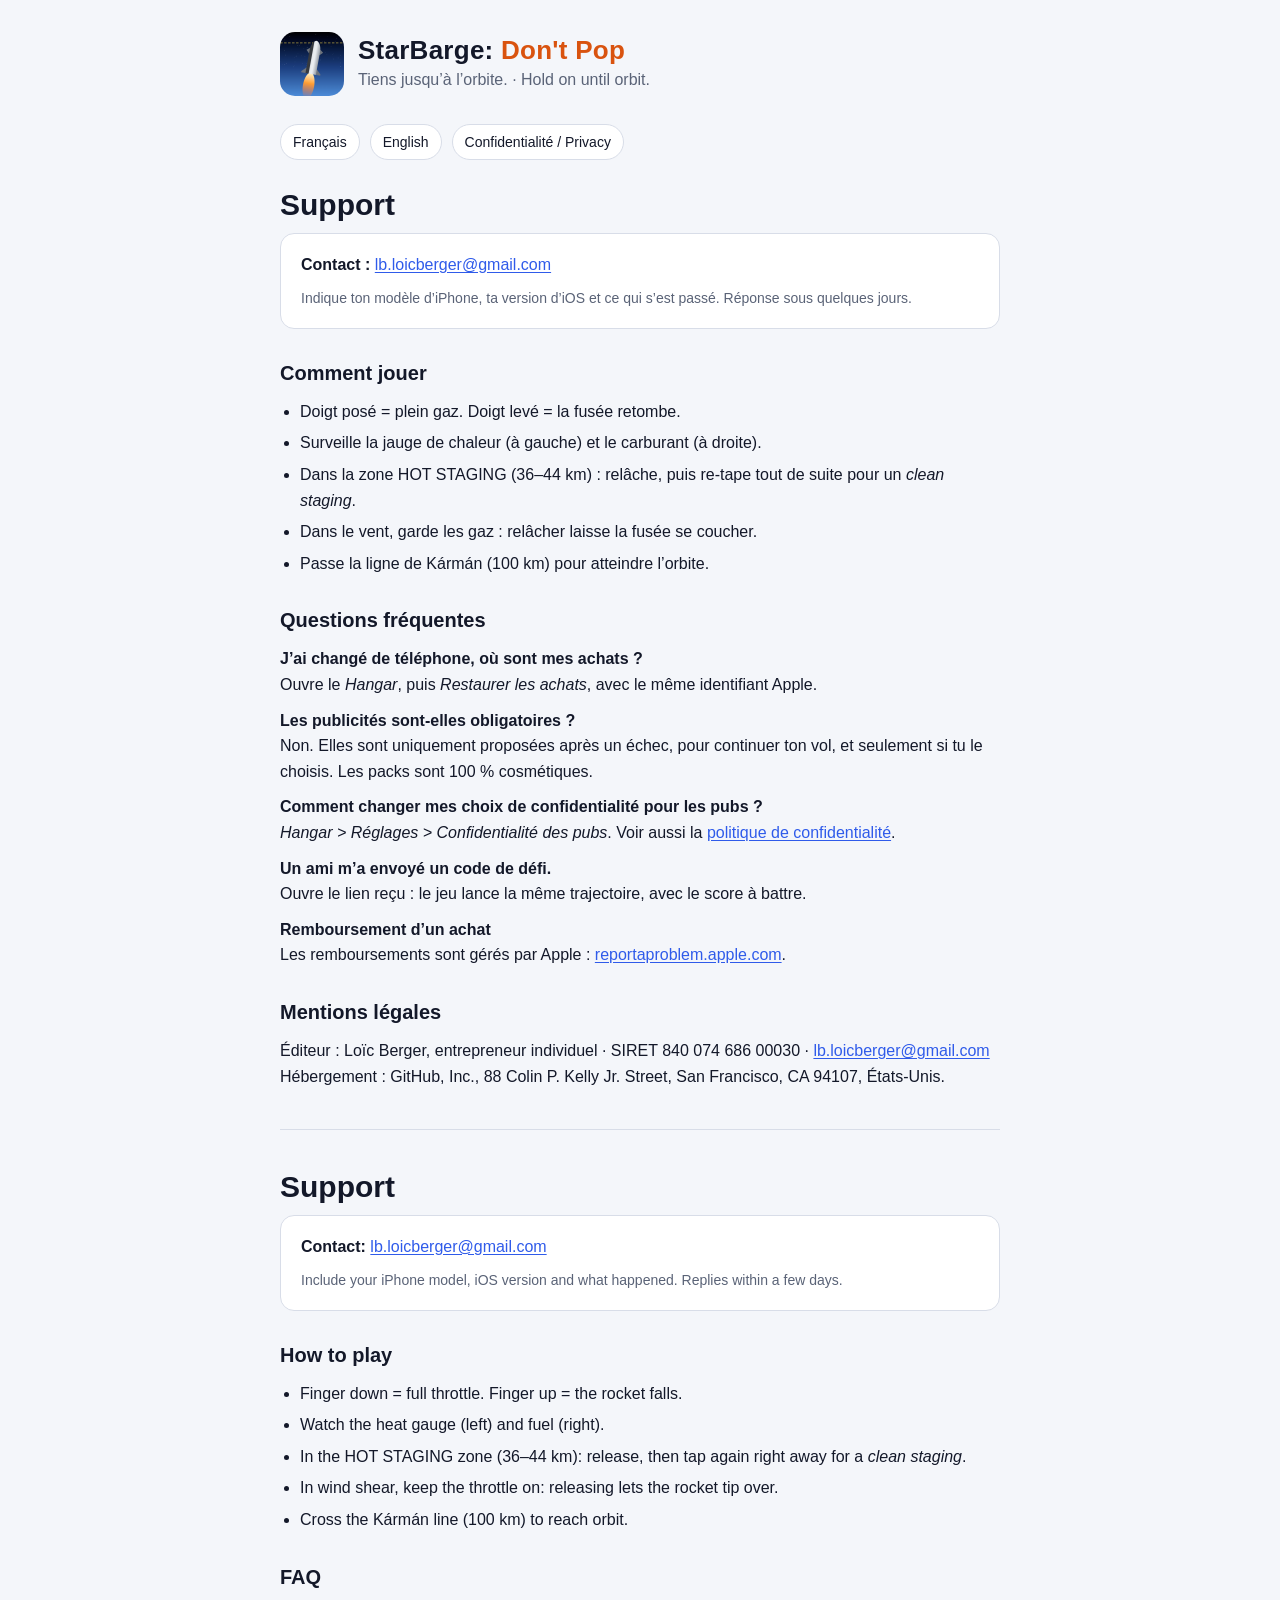
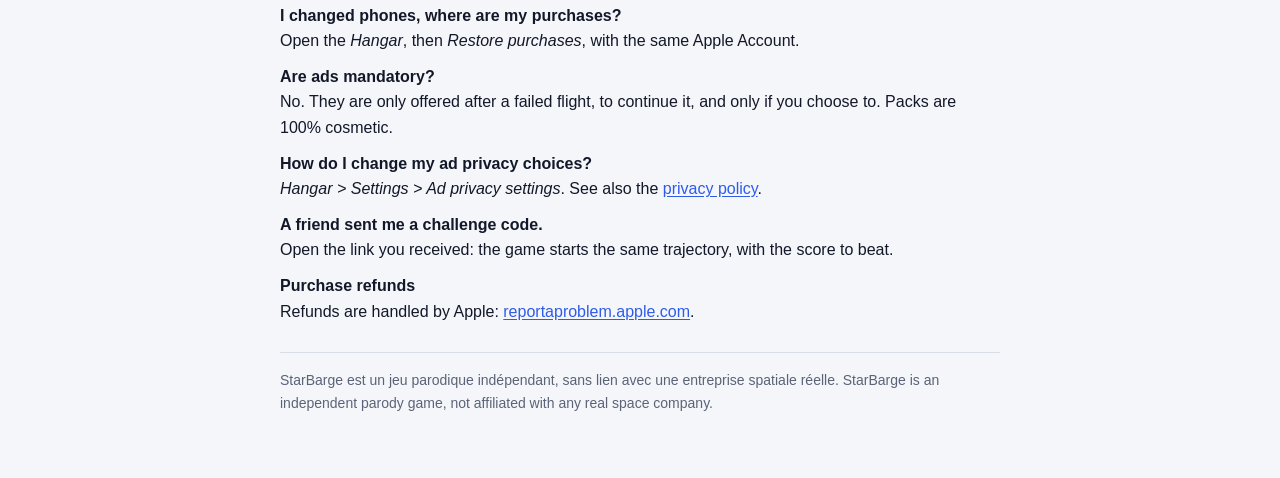
<file: docs/index.html>
<!doctype html>
<html lang="fr">
<head>
  <meta charset="utf-8">
  <meta name="viewport" content="width=device-width, initial-scale=1">
  <title>StarBarge: Don't Pop – Support</title>
  <meta name="description" content="Support du jeu iOS StarBarge: Don't Pop : aide, achats, publicités, contact.">
  <link rel="stylesheet" href="style.css">
  <link rel="icon" href="icon.png">
</head>
<body>
<main>
  <header class="brand">
    <img src="icon.png" alt="Icône de StarBarge">
    <div>
      <div class="brand-name">StarBarge: <span>Don't Pop</span></div>
      <p class="tagline">Tiens jusqu’à l’orbite. · Hold on until orbit.</p>
    </div>
  </header>

  <nav class="lang" aria-label="Langue / Language">
    <a href="#fr" hreflang="fr">Français</a>
    <a href="#en" hreflang="en">English</a>
    <a href="privacy.html">Confidentialité / Privacy</a>
  </nav>

  <section id="fr" lang="fr">
    <h1>Support</h1>
    <div class="card">
      <p><strong>Contact :</strong> <a href="mailto:lb.loicberger@gmail.com">lb.loicberger@gmail.com</a></p>
      <p class="muted">Indique ton modèle d’iPhone, ta version d’iOS et ce qui s’est passé. Réponse sous quelques jours.</p>
    </div>

    <h2>Comment jouer</h2>
    <ul>
      <li>Doigt posé = plein gaz. Doigt levé = la fusée retombe.</li>
      <li>Surveille la jauge de chaleur (à gauche) et le carburant (à droite).</li>
      <li>Dans la zone HOT STAGING (36–44 km) : relâche, puis re-tape tout de suite pour un <em>clean staging</em>.</li>
      <li>Dans le vent, garde les gaz : relâcher laisse la fusée se coucher.</li>
      <li>Passe la ligne de Kármán (100 km) pour atteindre l’orbite.</li>
    </ul>

    <h2>Questions fréquentes</h2>
    <p><strong>J’ai changé de téléphone, où sont mes achats ?</strong><br>
    Ouvre le <em>Hangar</em>, puis <em>Restaurer les achats</em>, avec le même identifiant Apple.</p>
    <p><strong>Les publicités sont-elles obligatoires ?</strong><br>
    Non. Elles sont uniquement proposées après un échec, pour continuer ton vol, et seulement si tu le choisis. Les packs sont 100 % cosmétiques.</p>
    <p><strong>Comment changer mes choix de confidentialité pour les pubs ?</strong><br>
    <em>Hangar &gt; Réglages &gt; Confidentialité des pubs</em>. Voir aussi la <a href="privacy.html#fr">politique de confidentialité</a>.</p>
    <p><strong>Un ami m’a envoyé un code de défi.</strong><br>
    Ouvre le lien reçu : le jeu lance la même trajectoire, avec le score à battre.</p>
    <p><strong>Remboursement d’un achat</strong><br>
    Les remboursements sont gérés par Apple : <a href="https://reportaproblem.apple.com" target="_blank" rel="noopener">reportaproblem.apple.com</a>.</p>

    <h2>Mentions légales</h2>
    <p>Éditeur : Loïc Berger, entrepreneur individuel · SIRET 840 074 686 00030 · <a href="mailto:lb.loicberger@gmail.com">lb.loicberger@gmail.com</a><br>
    Hébergement : GitHub, Inc., 88 Colin P. Kelly Jr. Street, San Francisco, CA 94107, États-Unis.</p>
  </section>

  <hr>

  <section id="en" lang="en">
    <h1>Support</h1>
    <div class="card">
      <p><strong>Contact:</strong> <a href="mailto:lb.loicberger@gmail.com">lb.loicberger@gmail.com</a></p>
      <p class="muted">Include your iPhone model, iOS version and what happened. Replies within a few days.</p>
    </div>

    <h2>How to play</h2>
    <ul>
      <li>Finger down = full throttle. Finger up = the rocket falls.</li>
      <li>Watch the heat gauge (left) and fuel (right).</li>
      <li>In the HOT STAGING zone (36–44 km): release, then tap again right away for a <em>clean staging</em>.</li>
      <li>In wind shear, keep the throttle on: releasing lets the rocket tip over.</li>
      <li>Cross the Kármán line (100 km) to reach orbit.</li>
    </ul>

    <h2>FAQ</h2>
    <p><strong>I changed phones, where are my purchases?</strong><br>
    Open the <em>Hangar</em>, then <em>Restore purchases</em>, with the same Apple Account.</p>
    <p><strong>Are ads mandatory?</strong><br>
    No. They are only offered after a failed flight, to continue it, and only if you choose to. Packs are 100% cosmetic.</p>
    <p><strong>How do I change my ad privacy choices?</strong><br>
    <em>Hangar &gt; Settings &gt; Ad privacy settings</em>. See also the <a href="privacy.html#en">privacy policy</a>.</p>
    <p><strong>A friend sent me a challenge code.</strong><br>
    Open the link you received: the game starts the same trajectory, with the score to beat.</p>
    <p><strong>Purchase refunds</strong><br>
    Refunds are handled by Apple: <a href="https://reportaproblem.apple.com" target="_blank" rel="noopener">reportaproblem.apple.com</a>.</p>
  </section>

  <footer>
    StarBarge est un jeu parodique indépendant, sans lien avec une entreprise spatiale réelle.
    StarBarge is an independent parody game, not affiliated with any real space company.
  </footer>
</main>
</body>
</html>
</file>
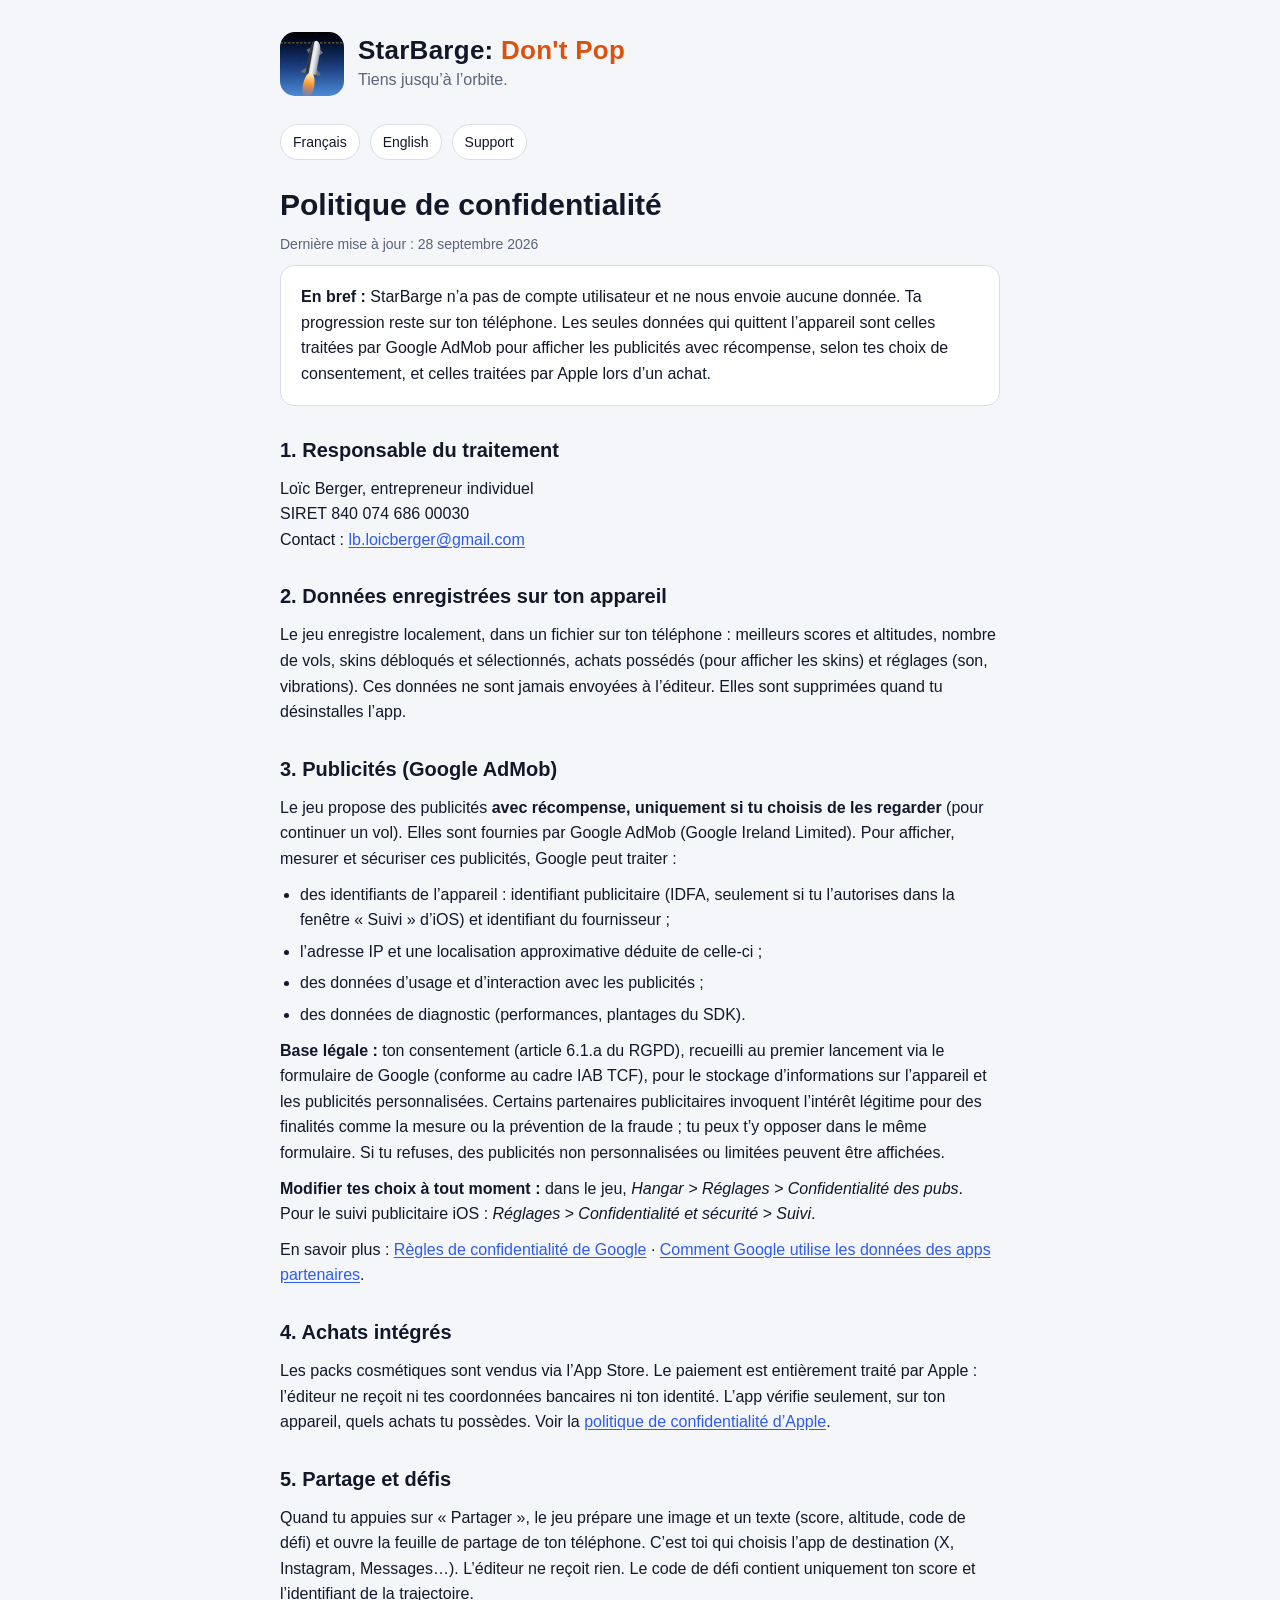
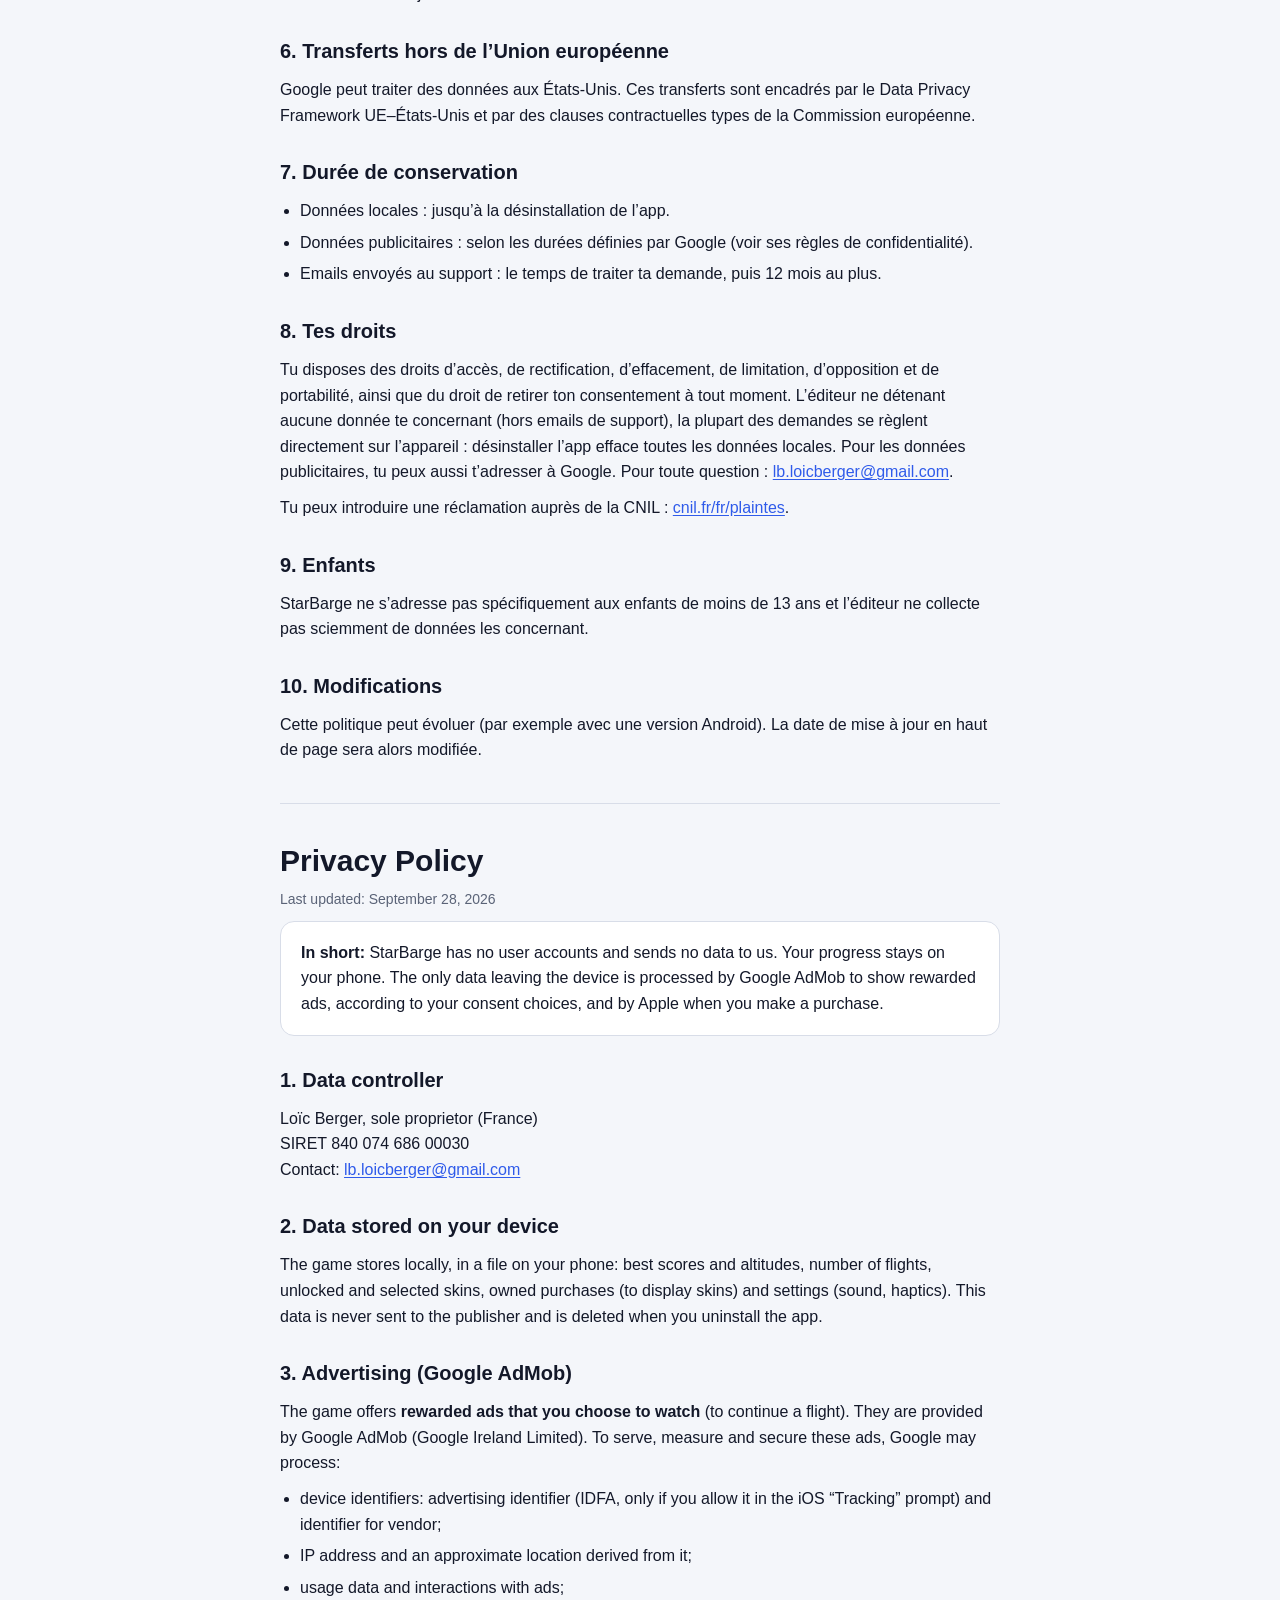
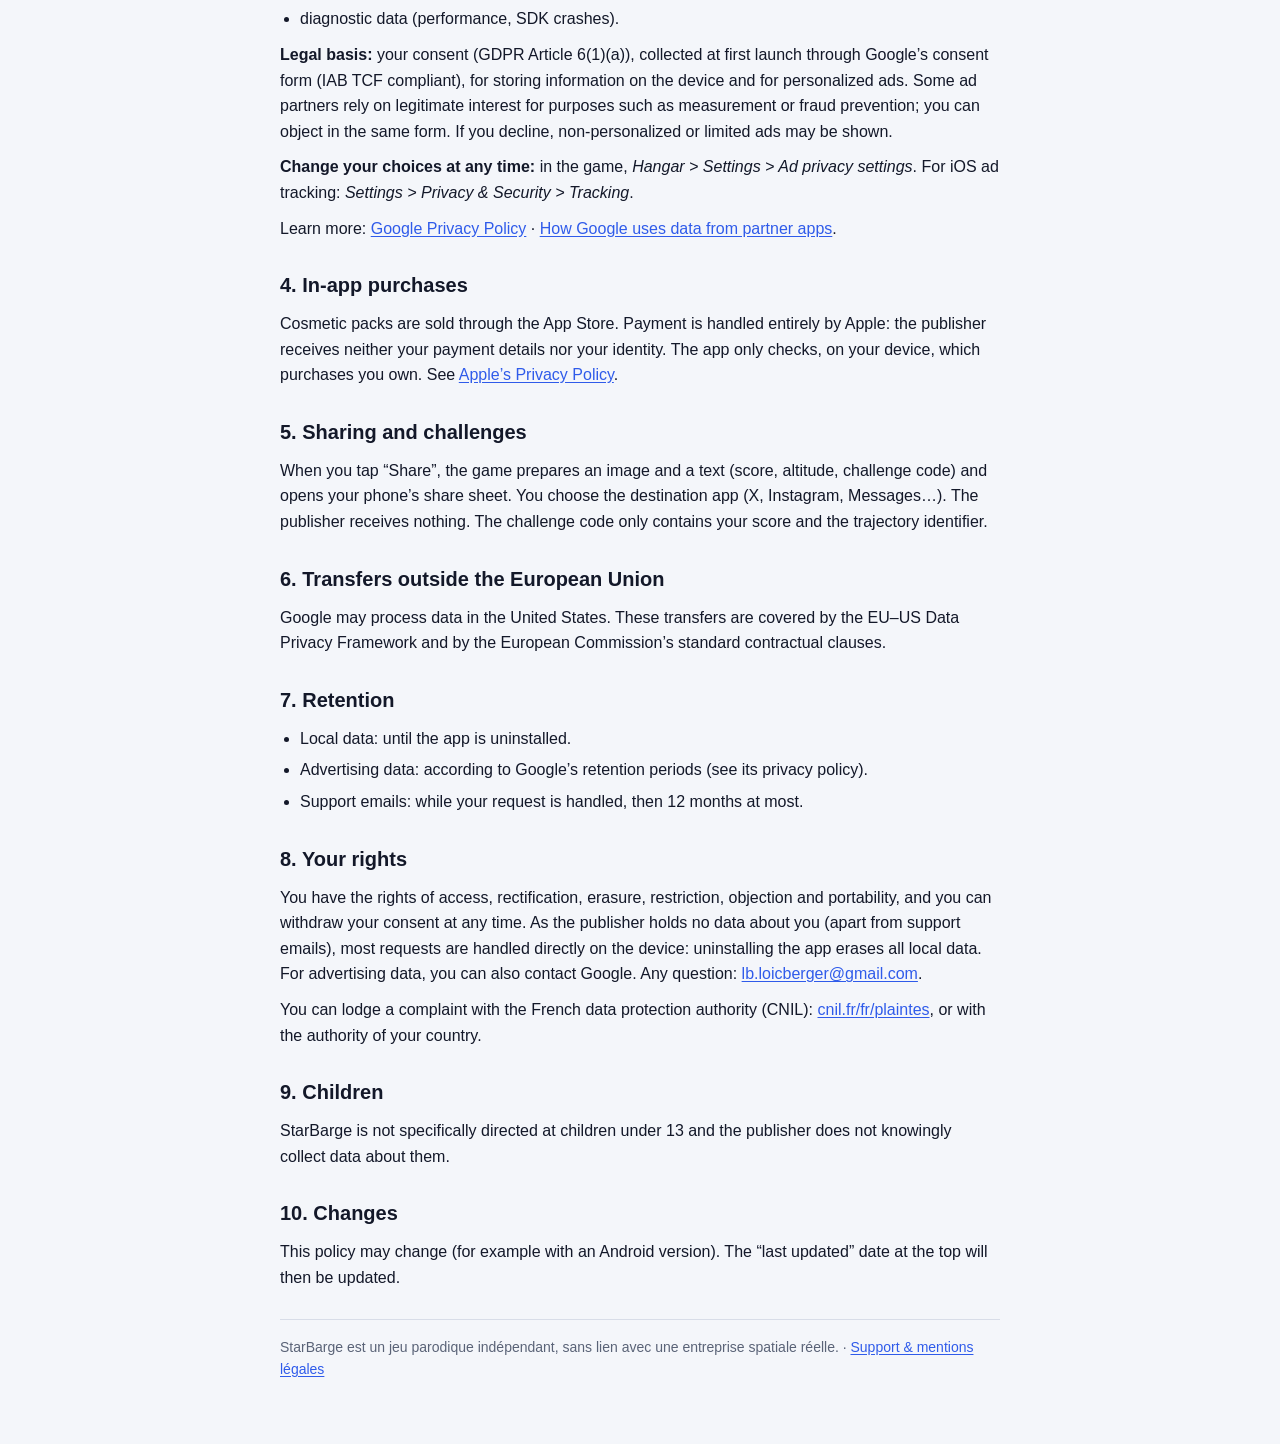
<file: docs/privacy.html>
<!doctype html>
<html lang="fr">
<head>
  <meta charset="utf-8">
  <meta name="viewport" content="width=device-width, initial-scale=1">
  <title>Politique de confidentialité – StarBarge: Don't Pop</title>
  <meta name="description" content="Politique de confidentialité du jeu iOS StarBarge: Don't Pop.">
  <link rel="stylesheet" href="style.css">
  <link rel="icon" href="icon.png">
</head>
<body>
<main>
  <header class="brand">
    <img src="icon.png" alt="">
    <div>
      <div class="brand-name">StarBarge: <span>Don't Pop</span></div>
      <p class="tagline">Tiens jusqu’à l’orbite.</p>
    </div>
  </header>

  <nav class="lang" aria-label="Langue / Language">
    <a href="#fr" hreflang="fr">Français</a>
    <a href="#en" hreflang="en">English</a>
    <a href="index.html">Support</a>
  </nav>

  <!-- ===================== FRANÇAIS ===================== -->
  <section id="fr" lang="fr">
    <h1>Politique de confidentialité</h1>
    <p class="muted">Dernière mise à jour : 28 septembre 2026</p>

    <div class="card">
      <p><strong>En bref :</strong> StarBarge n’a pas de compte utilisateur et ne nous envoie aucune donnée. Ta progression reste sur ton téléphone. Les seules données qui quittent l’appareil sont celles traitées par Google AdMob pour afficher les publicités avec récompense, selon tes choix de consentement, et celles traitées par Apple lors d’un achat.</p>
    </div>

    <h2>1. Responsable du traitement</h2>
    <p>Loïc Berger, entrepreneur individuel<br>
    SIRET 840 074 686 00030<br>
    Contact : <a href="mailto:lb.loicberger@gmail.com">lb.loicberger@gmail.com</a></p>

    <h2>2. Données enregistrées sur ton appareil</h2>
    <p>Le jeu enregistre localement, dans un fichier sur ton téléphone : meilleurs scores et altitudes, nombre de vols, skins débloqués et sélectionnés, achats possédés (pour afficher les skins) et réglages (son, vibrations). Ces données ne sont jamais envoyées à l’éditeur. Elles sont supprimées quand tu désinstalles l’app.</p>

    <h2>3. Publicités (Google AdMob)</h2>
    <p>Le jeu propose des publicités <strong>avec récompense, uniquement si tu choisis de les regarder</strong> (pour continuer un vol). Elles sont fournies par Google AdMob (Google Ireland Limited). Pour afficher, mesurer et sécuriser ces publicités, Google peut traiter :</p>
    <ul>
      <li>des identifiants de l’appareil : identifiant publicitaire (IDFA, seulement si tu l’autorises dans la fenêtre « Suivi » d’iOS) et identifiant du fournisseur ;</li>
      <li>l’adresse IP et une localisation approximative déduite de celle-ci ;</li>
      <li>des données d’usage et d’interaction avec les publicités ;</li>
      <li>des données de diagnostic (performances, plantages du SDK).</li>
    </ul>
    <p><strong>Base légale :</strong> ton consentement (article 6.1.a du RGPD), recueilli au premier lancement via le formulaire de Google (conforme au cadre IAB TCF), pour le stockage d’informations sur l’appareil et les publicités personnalisées. Certains partenaires publicitaires invoquent l’intérêt légitime pour des finalités comme la mesure ou la prévention de la fraude ; tu peux t’y opposer dans le même formulaire. Si tu refuses, des publicités non personnalisées ou limitées peuvent être affichées.</p>
    <p><strong>Modifier tes choix à tout moment :</strong> dans le jeu, <em>Hangar &gt; Réglages &gt; Confidentialité des pubs</em>. Pour le suivi publicitaire iOS : <em>Réglages &gt; Confidentialité et sécurité &gt; Suivi</em>.</p>
    <p>En savoir plus : <a href="https://policies.google.com/privacy" target="_blank" rel="noopener">Règles de confidentialité de Google</a> · <a href="https://policies.google.com/technologies/partner-sites" target="_blank" rel="noopener">Comment Google utilise les données des apps partenaires</a>.</p>

    <h2>4. Achats intégrés</h2>
    <p>Les packs cosmétiques sont vendus via l’App Store. Le paiement est entièrement traité par Apple : l’éditeur ne reçoit ni tes coordonnées bancaires ni ton identité. L’app vérifie seulement, sur ton appareil, quels achats tu possèdes. Voir la <a href="https://www.apple.com/fr/legal/privacy/" target="_blank" rel="noopener">politique de confidentialité d’Apple</a>.</p>

    <h2>5. Partage et défis</h2>
    <p>Quand tu appuies sur « Partager », le jeu prépare une image et un texte (score, altitude, code de défi) et ouvre la feuille de partage de ton téléphone. C’est toi qui choisis l’app de destination (X, Instagram, Messages…). L’éditeur ne reçoit rien. Le code de défi contient uniquement ton score et l’identifiant de la trajectoire.</p>

    <h2>6. Transferts hors de l’Union européenne</h2>
    <p>Google peut traiter des données aux États-Unis. Ces transferts sont encadrés par le Data Privacy Framework UE–États-Unis et par des clauses contractuelles types de la Commission européenne.</p>

    <h2>7. Durée de conservation</h2>
    <ul>
      <li>Données locales : jusqu’à la désinstallation de l’app.</li>
      <li>Données publicitaires : selon les durées définies par Google (voir ses règles de confidentialité).</li>
      <li>Emails envoyés au support : le temps de traiter ta demande, puis 12 mois au plus.</li>
    </ul>

    <h2>8. Tes droits</h2>
    <p>Tu disposes des droits d’accès, de rectification, d’effacement, de limitation, d’opposition et de portabilité, ainsi que du droit de retirer ton consentement à tout moment. L’éditeur ne détenant aucune donnée te concernant (hors emails de support), la plupart des demandes se règlent directement sur l’appareil : désinstaller l’app efface toutes les données locales. Pour les données publicitaires, tu peux aussi t’adresser à Google. Pour toute question : <a href="mailto:lb.loicberger@gmail.com">lb.loicberger@gmail.com</a>.</p>
    <p>Tu peux introduire une réclamation auprès de la CNIL : <a href="https://www.cnil.fr/fr/plaintes" target="_blank" rel="noopener">cnil.fr/fr/plaintes</a>.</p>

    <h2>9. Enfants</h2>
    <p>StarBarge ne s’adresse pas spécifiquement aux enfants de moins de 13 ans et l’éditeur ne collecte pas sciemment de données les concernant.</p>

    <h2>10. Modifications</h2>
    <p>Cette politique peut évoluer (par exemple avec une version Android). La date de mise à jour en haut de page sera alors modifiée.</p>
  </section>

  <hr>

  <!-- ===================== ENGLISH ===================== -->
  <section id="en" lang="en">
    <h1>Privacy Policy</h1>
    <p class="muted">Last updated: September 28, 2026</p>

    <div class="card">
      <p><strong>In short:</strong> StarBarge has no user accounts and sends no data to us. Your progress stays on your phone. The only data leaving the device is processed by Google AdMob to show rewarded ads, according to your consent choices, and by Apple when you make a purchase.</p>
    </div>

    <h2>1. Data controller</h2>
    <p>Loïc Berger, sole proprietor (France)<br>
    SIRET 840 074 686 00030<br>
    Contact: <a href="mailto:lb.loicberger@gmail.com">lb.loicberger@gmail.com</a></p>

    <h2>2. Data stored on your device</h2>
    <p>The game stores locally, in a file on your phone: best scores and altitudes, number of flights, unlocked and selected skins, owned purchases (to display skins) and settings (sound, haptics). This data is never sent to the publisher and is deleted when you uninstall the app.</p>

    <h2>3. Advertising (Google AdMob)</h2>
    <p>The game offers <strong>rewarded ads that you choose to watch</strong> (to continue a flight). They are provided by Google AdMob (Google Ireland Limited). To serve, measure and secure these ads, Google may process:</p>
    <ul>
      <li>device identifiers: advertising identifier (IDFA, only if you allow it in the iOS “Tracking” prompt) and identifier for vendor;</li>
      <li>IP address and an approximate location derived from it;</li>
      <li>usage data and interactions with ads;</li>
      <li>diagnostic data (performance, SDK crashes).</li>
    </ul>
    <p><strong>Legal basis:</strong> your consent (GDPR Article 6(1)(a)), collected at first launch through Google’s consent form (IAB TCF compliant), for storing information on the device and for personalized ads. Some ad partners rely on legitimate interest for purposes such as measurement or fraud prevention; you can object in the same form. If you decline, non-personalized or limited ads may be shown.</p>
    <p><strong>Change your choices at any time:</strong> in the game, <em>Hangar &gt; Settings &gt; Ad privacy settings</em>. For iOS ad tracking: <em>Settings &gt; Privacy &amp; Security &gt; Tracking</em>.</p>
    <p>Learn more: <a href="https://policies.google.com/privacy" target="_blank" rel="noopener">Google Privacy Policy</a> · <a href="https://policies.google.com/technologies/partner-sites" target="_blank" rel="noopener">How Google uses data from partner apps</a>.</p>

    <h2>4. In-app purchases</h2>
    <p>Cosmetic packs are sold through the App Store. Payment is handled entirely by Apple: the publisher receives neither your payment details nor your identity. The app only checks, on your device, which purchases you own. See <a href="https://www.apple.com/legal/privacy/" target="_blank" rel="noopener">Apple’s Privacy Policy</a>.</p>

    <h2>5. Sharing and challenges</h2>
    <p>When you tap “Share”, the game prepares an image and a text (score, altitude, challenge code) and opens your phone’s share sheet. You choose the destination app (X, Instagram, Messages…). The publisher receives nothing. The challenge code only contains your score and the trajectory identifier.</p>

    <h2>6. Transfers outside the European Union</h2>
    <p>Google may process data in the United States. These transfers are covered by the EU–US Data Privacy Framework and by the European Commission’s standard contractual clauses.</p>

    <h2>7. Retention</h2>
    <ul>
      <li>Local data: until the app is uninstalled.</li>
      <li>Advertising data: according to Google’s retention periods (see its privacy policy).</li>
      <li>Support emails: while your request is handled, then 12 months at most.</li>
    </ul>

    <h2>8. Your rights</h2>
    <p>You have the rights of access, rectification, erasure, restriction, objection and portability, and you can withdraw your consent at any time. As the publisher holds no data about you (apart from support emails), most requests are handled directly on the device: uninstalling the app erases all local data. For advertising data, you can also contact Google. Any question: <a href="mailto:lb.loicberger@gmail.com">lb.loicberger@gmail.com</a>.</p>
    <p>You can lodge a complaint with the French data protection authority (CNIL): <a href="https://www.cnil.fr/fr/plaintes" target="_blank" rel="noopener">cnil.fr/fr/plaintes</a>, or with the authority of your country.</p>

    <h2>9. Children</h2>
    <p>StarBarge is not specifically directed at children under 13 and the publisher does not knowingly collect data about them.</p>

    <h2>10. Changes</h2>
    <p>This policy may change (for example with an Android version). The “last updated” date at the top will then be updated.</p>
  </section>

  <footer>
    StarBarge est un jeu parodique indépendant, sans lien avec une entreprise spatiale réelle. ·
    <a href="index.html">Support &amp; mentions légales</a>
  </footer>
</main>
</body>
</html>
</file>
<file: docs/style.css>
:root {
  --bg: #f4f6fa;
  --surface: #ffffff;
  --ink: #131829;
  --muted: #5a6377;
  --rule: #d8dde8;
  --accent: #d9530f;
  --link: #2f5bea;
  color-scheme: light;
}

@media (prefers-color-scheme: dark) {
  :root {
    --bg: #0a0e1b;
    --surface: #131a2c;
    --ink: #e7ebf4;
    --muted: #8e97ad;
    --rule: #232b43;
    --accent: #ff7a33;
    --link: #8ea8ff;
    color-scheme: dark;
  }
}

* { box-sizing: border-box; }

body {
  margin: 0;
  background: var(--bg);
  color: var(--ink);
  font: 16px/1.6 -apple-system, BlinkMacSystemFont, "Segoe UI", Roboto, "Helvetica Neue", Arial, sans-serif;
  padding: 32px 16px 64px;
}

main { max-width: 720px; margin: 0 auto; display: grid; gap: 28px; }

a { color: var(--link); text-underline-offset: 2px; }
a:focus-visible { outline: 2px solid var(--link); outline-offset: 2px; border-radius: 3px; }

.brand { display: flex; align-items: center; gap: 14px; }
.brand img { width: 64px; height: 64px; border-radius: 15px; }
.brand-name { font-weight: 800; font-size: 26px; letter-spacing: 0.01em; line-height: 1.1; }
.brand-name span { color: var(--accent); }
.tagline { margin: 2px 0 0; color: var(--muted); }

nav.lang { display: flex; gap: 10px; font-size: 14px; }
nav.lang a {
  padding: 6px 12px; border: 1px solid var(--rule); border-radius: 99px;
  background: var(--surface); text-decoration: none; color: var(--ink);
}

section { display: grid; gap: 10px; }
h1 { font-size: 30px; line-height: 1.15; margin: 0; text-wrap: balance; }
h2 { font-size: 20px; margin: 18px 0 0; }
p, ul { margin: 0; }
ul { padding-left: 20px; display: grid; gap: 6px; }
.muted { color: var(--muted); font-size: 14px; }

.card {
  background: var(--surface); border: 1px solid var(--rule); border-radius: 14px; padding: 18px 20px;
  display: grid; gap: 10px;
}

table { width: 100%; border-collapse: collapse; font-size: 15px; }
th, td { text-align: left; padding: 10px 8px; border-bottom: 1px solid var(--rule); vertical-align: top; }
th { color: var(--muted); font-weight: 600; font-size: 13px; text-transform: uppercase; letter-spacing: 0.04em; }
.table-wrap { overflow-x: auto; }

hr { border: 0; border-top: 1px solid var(--rule); margin: 12px 0; }

footer { color: var(--muted); font-size: 14px; border-top: 1px solid var(--rule); padding-top: 16px; }
</file>
